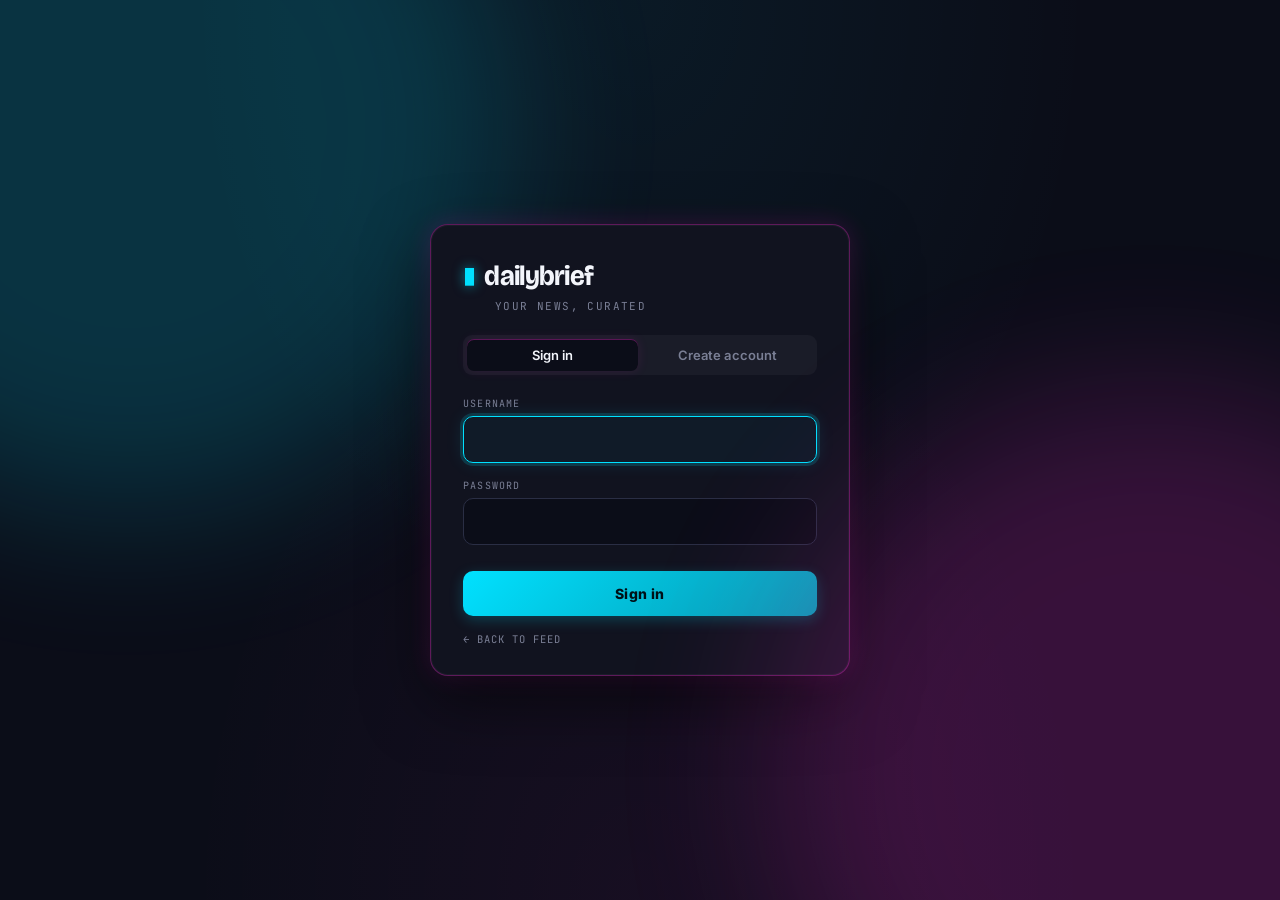
<file: frontend/login.html>
<!doctype html>
<html lang="en">
<head>
  <meta charset="utf-8" />
  <meta name="viewport" content="width=device-width, initial-scale=1" />
  <title>sign in · dailybrief</title>
  <link rel="preconnect" href="https://fonts.googleapis.com">
  <link rel="preconnect" href="https://fonts.gstatic.com" crossorigin>
  <link href="https://fonts.googleapis.com/css2?family=Bricolage+Grotesque:opsz,wdth,wght@12..96,75..100,300..800&family=JetBrains+Mono:wght@500;700&family=Inter:wght@400;500;600;700;800&display=swap" rel="stylesheet">
  <style>
    :root {
      --bg-1: #0b0d18; --bg-2: #11131f;
      --text: #f3f5fb; --text-2: #c7cad6; --muted: #7a7f95;
      --line: #1c1f2e; --line-2: #2a2e44;
      --neon-mag: #ff2bd6; --neon-cyan: #00e1ff; --down: #ff4757;
      --sans: 'Inter', sans-serif;
      --mono: 'JetBrains Mono', monospace;
      --display: 'Bricolage Grotesque', sans-serif;
    }
    *, *::before, *::after { box-sizing: border-box; }
    html, body { height: 100%; margin: 0; }
    body {
      background:
        radial-gradient(ellipse at top, rgba(0,225,255,0.06), transparent 50%),
        radial-gradient(ellipse at bottom, rgba(255,43,214,0.05), transparent 50%),
        var(--bg-1);
      color: var(--text);
      font-family: var(--sans);
      display: grid;
      place-items: center;
      padding: 20px;
      overflow: hidden;
    }
    /* Slow ambient drift — gives the static gradients a touch of life
       without being distracting. 24s loop, GPU-only properties. */
    body::before, body::after {
      content: "";
      position: fixed;
      width: 60vmax; height: 60vmax;
      border-radius: 50%;
      pointer-events: none;
      filter: blur(80px);
      opacity: 0.18;
      animation: drift 28s ease-in-out infinite;
    }
    body::before {
      top: -20vmax; left: -20vmax;
      background: var(--neon-cyan);
    }
    body::after {
      bottom: -20vmax; right: -20vmax;
      background: var(--neon-mag);
      animation-delay: -14s;
    }
    @keyframes drift {
      0%, 100% { transform: translate3d(0, 0, 0) scale(1); }
      50%      { transform: translate3d(4vmax, -3vmax, 0) scale(1.08); }
    }
    @media (prefers-reduced-motion: reduce) {
      body::before, body::after { animation: none; }
    }
    .card {
      position: relative;
      width: 100%;
      max-width: 420px;
      background: var(--bg-2);
      border: 1px solid rgba(255,43,214,0.32);
      border-radius: 18px;
      padding: 34px 32px 28px;
      box-shadow:
        0 24px 64px rgba(0,0,0,0.55),
        0 0 24px rgba(255,43,214,0.18),
        0 0 0 1px rgba(255,255,255,0.04) inset;
      animation: card-enter 460ms cubic-bezier(0.22, 1, 0.36, 1) both;
    }
    @keyframes card-enter {
      from { opacity: 0; transform: translateY(12px) scale(0.985); }
      to   { opacity: 1; transform: translateY(0) scale(1); }
    }
    @media (prefers-reduced-motion: reduce) {
      .card { animation: none; }
    }
    .brand {
      display: flex; align-items: center; gap: 10px;
      margin-bottom: 6px;
      font-family: var(--display);
      font-variation-settings: "opsz" 72, "wdth" 96;
      font-weight: 700;
      font-size: 28px;
      letter-spacing: -0.7px;
    }
    .brand .logo {
      color: var(--neon-cyan);
      font-size: 22px;
      text-shadow: 0 0 12px rgba(0,225,255,0.55);
    }
    .tagline {
      margin: 0 0 22px 32px;
      color: var(--muted);
      font-family: var(--mono);
      font-size: 11px;
      letter-spacing: 1.4px;
      text-transform: uppercase;
    }

    /* Tab bar: Sign in / Create account */
    .tabs {
      display: grid;
      grid-template-columns: 1fr 1fr;
      gap: 4px;
      padding: 4px;
      background: rgba(255,255,255,0.04);
      border-radius: 9px;
      margin-bottom: 22px;
    }
    .tab {
      background: transparent;
      border: none;
      color: var(--muted);
      padding: 8px 0;
      border-radius: 7px;
      font-family: var(--sans);
      font-size: 13px;
      font-weight: 600;
      letter-spacing: 0.1px;
      cursor: pointer;
      transition: color 140ms, background 140ms;
    }
    .tab:hover { color: var(--text); }
    .tab.active {
      background: var(--bg-1);
      color: var(--text);
      box-shadow: 0 1px 0 rgba(255,43,214,0.32) inset, 0 0 12px rgba(255,43,214,0.10);
    }

    label {
      display: block;
      font-family: var(--mono);
      font-size: 10px;
      letter-spacing: 1.2px;
      color: var(--muted);
      text-transform: uppercase;
      margin: 16px 0 6px;
    }
    input[type="text"], input[type="password"] {
      width: 100%;
      background: var(--bg-1);
      border: 1px solid var(--line-2);
      border-radius: 10px;
      padding: 13px 14px;
      color: var(--text);
      font-family: var(--sans);
      font-size: 15px;
      transition: border-color 160ms, box-shadow 160ms, background 160ms;
    }
    input:hover { border-color: rgba(255,43,214,0.4); }
    input:focus {
      outline: none;
      border-color: var(--neon-cyan);
      background: rgba(0,225,255,0.04);
      box-shadow:
        0 0 0 3px rgba(0,225,255,0.15),
        0 0 18px rgba(0,225,255,0.12);
    }
    button.primary {
      position: relative;
      width: 100%;
      margin-top: 26px;
      background: linear-gradient(135deg, var(--neon-cyan), rgba(0,225,255,0.65));
      color: #001017;
      border: none;
      border-radius: 10px;
      padding: 14px;
      font-family: var(--sans);
      font-weight: 800;
      font-size: 14px;
      letter-spacing: 0.4px;
      cursor: pointer;
      transition: transform 80ms, box-shadow 160ms, filter 160ms;
      box-shadow: 0 4px 14px rgba(0,225,255,0.22);
    }
    button.primary:hover { filter: brightness(1.08); box-shadow: 0 6px 22px rgba(0,225,255,0.42); }
    button.primary:active { transform: scale(0.985); }
    button.primary:disabled { opacity: 0.55; cursor: progress; filter: saturate(0.6); }
    /* Loading spinner inside the button (toggle via .loading) */
    button.primary.loading { color: transparent; }
    button.primary.loading::after {
      content: "";
      position: absolute;
      inset: 0;
      margin: auto;
      width: 16px; height: 16px;
      border: 2px solid rgba(0,16,23,0.3);
      border-top-color: #001017;
      border-radius: 50%;
      animation: spin 720ms linear infinite;
    }
    @keyframes spin { to { transform: rotate(360deg); } }

    .err {
      margin-top: 14px;
      padding: 9px 12px;
      background: rgba(255,71,87,0.08);
      border: 1px solid var(--down);
      border-radius: 8px;
      color: var(--down);
      font-family: var(--mono);
      font-size: 11px;
      letter-spacing: 0.4px;
      display: none;
    }
    .err.visible { display: block; }

    a.back {
      display: inline-block;
      margin-top: 16px;
      color: var(--muted);
      text-decoration: none;
      font-family: var(--mono);
      font-size: 10.5px;
      letter-spacing: 1px;
      text-transform: uppercase;
    }
    a.back:hover { color: var(--neon-cyan); }

    .pane { display: none; }
    .pane.active { display: block; }
  </style>
</head>
<body>
  <div class="card">
    <div class="brand"><span class="logo">▮</span><span>dailybrief</span></div>
    <p class="tagline">your news, curated</p>

    <div class="tabs" role="tablist">
      <button class="tab active" data-pane="signin" type="button">Sign in</button>
      <button class="tab" data-pane="signup" type="button">Create account</button>
    </div>

    <!-- SIGN IN -->
    <form id="signin-form" class="pane active" autocomplete="on">
      <label for="signin-user">Username</label>
      <input id="signin-user" name="username" type="text" autocomplete="username" required autofocus />

      <label for="signin-pass">Password</label>
      <input id="signin-pass" name="password" type="password" autocomplete="current-password" required />

      <button class="primary" type="submit" id="signin-btn">Sign in</button>
    </form>

    <!-- SIGN UP -->
    <form id="signup-form" class="pane" autocomplete="off">
      <label for="signup-user">Username</label>
      <input id="signup-user" name="username" type="text" autocomplete="username" required minlength="3" maxlength="32" />

      <label for="signup-pass">Password</label>
      <input id="signup-pass" name="password" type="password" autocomplete="new-password" required minlength="4" />

      <label for="signup-confirm">Confirm password</label>
      <input id="signup-confirm" type="password" autocomplete="new-password" required minlength="4" />

      <button class="primary" type="submit" id="signup-btn">Create account</button>
    </form>

    <div class="err" id="err"></div>

    <a class="back" href="/">← back to feed</a>
  </div>

  <script>
    const params = new URLSearchParams(location.search);
    const next = params.get("next") || "/";

    const err = document.getElementById("err");
    const showErr = (msg) => { err.textContent = msg; err.classList.add("visible"); };
    const clearErr = () => err.classList.remove("visible");

    // Tab switcher
    document.querySelectorAll(".tab").forEach((b) => {
      b.addEventListener("click", () => {
        const target = b.dataset.pane;
        document.querySelectorAll(".tab").forEach((t) => t.classList.toggle("active", t === b));
        document.querySelectorAll(".pane").forEach((p) => p.classList.toggle("active", p.id === `${target}-form`));
        clearErr();
        const focusEl = document.querySelector(`.pane.active input`);
        if (focusEl) focusEl.focus();
      });
    });

    // Sign-in submit
    document.getElementById("signin-form").addEventListener("submit", async (e) => {
      e.preventDefault();
      clearErr();
      const btn = document.getElementById("signin-btn");
      btn.disabled = true; btn.classList.add("loading");
      try {
        const r = await fetch("/api/auth/login", {
          method: "POST",
          headers: { "Content-Type": "application/json" },
          body: JSON.stringify({
            username: document.getElementById("signin-user").value.trim(),
            password: document.getElementById("signin-pass").value,
          }),
        });
        const d = await r.json();
        if (!r.ok) { showErr(d.detail || "Sign-in failed"); btn.disabled = false; btn.classList.remove("loading"); return; }
        location.href = next;
      } catch (e) {
        showErr(e.message || "Network error");
        btn.disabled = false; btn.classList.remove("loading");
      }
    });

    // Sign-up submit
    document.getElementById("signup-form").addEventListener("submit", async (e) => {
      e.preventDefault();
      clearErr();
      const pw = document.getElementById("signup-pass").value;
      const confirm = document.getElementById("signup-confirm").value;
      if (pw !== confirm) { showErr("Passwords don't match."); return; }
      const btn = document.getElementById("signup-btn");
      btn.disabled = true; btn.classList.add("loading");
      try {
        const r = await fetch("/api/auth/signup", {
          method: "POST",
          headers: { "Content-Type": "application/json" },
          body: JSON.stringify({
            username: document.getElementById("signup-user").value.trim(),
            password: pw,
          }),
        });
        const d = await r.json();
        if (!r.ok) { showErr(d.detail || "Signup failed"); btn.disabled = false; btn.classList.remove("loading"); return; }
        location.href = next;
      } catch (e) {
        showErr(e.message || "Network error");
        btn.disabled = false; btn.classList.remove("loading");
      }
    });
  </script>
</body>
</html>
</file>
